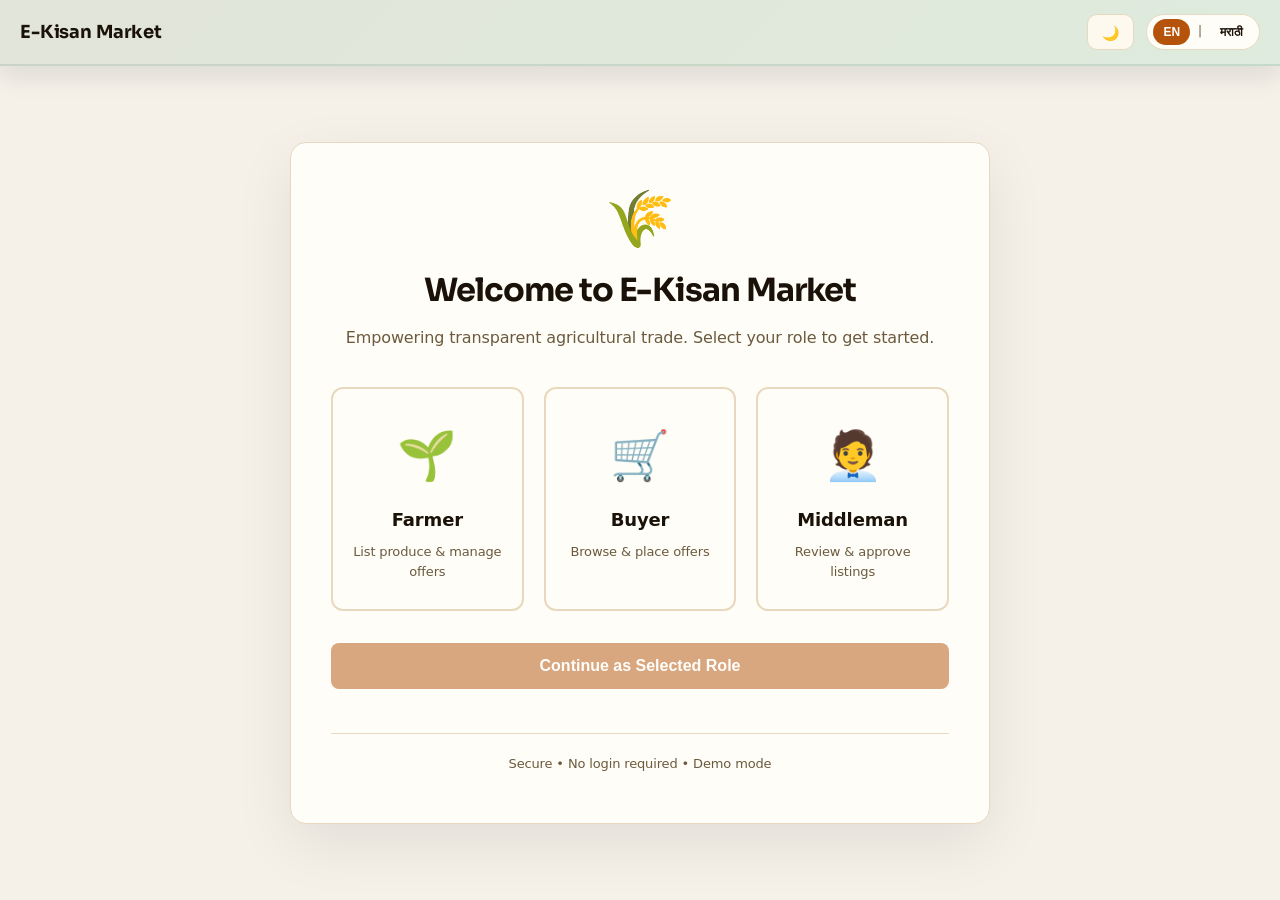
<file: index.html>
<!DOCTYPE html>
<html lang="en" data-theme="light">

<head>
  <meta charset="UTF-8" />
  <meta name="viewport" content="width=device-width, initial-scale=1.0" />
  <title data-i18n="E-Kisan Market - Agricultural Marketplace">E-Kisan Market - Agricultural Marketplace</title>
  <link rel="stylesheet" href="styles/main.css" />
  <style>
    .login-page {
      min-height: 100vh;
      display: flex;
      flex-direction: column;
      background: var(--bg);
    }

    .login-page .topbar {
      background: linear-gradient(135deg, rgba(59, 122, 87, 0.1) 0%, rgba(16, 185, 129, 0.1) 100%);
      border-bottom: 2px solid rgba(59, 122, 87, 0.15);
    }

    .login-content {
      flex: 1;
      display: flex;
      align-items: center;
      justify-content: center;
      padding: 20px;
      animation: fadeInLogin 0.5s ease-out;
    }

    @keyframes fadeInLogin {
      from {
        opacity: 0;
        transform: translateY(10px);
      }

      to {
        opacity: 1;
        transform: translateY(0);
      }
    }

    .login-card {
      background: var(--surface);
      border: 1px solid var(--border);
      border-radius: 16px;
      padding: 48px 40px;
      max-width: 700px;
      width: 100%;
      box-shadow: 0 20px 60px rgba(0, 0, 0, 0.08);
      text-align: center;
    }

    .login-card h1 {
      font-size: 32px;
      margin: 24px 0 12px;
      color: var(--text);
      font-weight: 700;
    }

    .login-card .subtitle {
      font-size: 16px;
      color: var(--muted);
      margin-bottom: 36px;
      line-height: 1.6;
    }

    .role-grid {
      display: grid;
      grid-template-columns: repeat(auto-fit, minmax(180px, 1fr));
      gap: 20px;
      margin-bottom: 32px;
    }

    .role-card {
      background: var(--surface);
      border: 2px solid var(--border);
      border-radius: 12px;
      padding: 28px 20px;
      cursor: pointer;
      transition: all 0.3s ease;
      text-align: center;
    }

    .role-card:hover {
      border-color: var(--primary);
      box-shadow: 0 8px 24px rgba(59, 122, 87, 0.15);
      transform: translateY(-4px);
    }

    .role-card.selected {
      border-color: var(--primary);
      background: rgba(59, 122, 87, 0.05);
      box-shadow: 0 0 0 3px rgba(59, 122, 87, 0.1);
    }

    .role-icon {
      font-size: 48px;
      margin-bottom: 12px;
      display: block;
    }

    .login-emoji {
      font-size: 56px;
      line-height: 1;
      margin-bottom: 8px;
    }

    .role-name {
      font-size: 18px;
      font-weight: 700;
      color: var(--text);
      margin-bottom: 8px;
    }

    .role-desc {
      font-size: 13px;
      color: var(--muted);
      line-height: 1.5;
    }

    .action-buttons {
      display: flex;
      gap: 12px;
      justify-content: center;
      flex-wrap: wrap;
    }

    .btn-continue {
      padding: 14px 32px;
      border: none;
      border-radius: 8px;
      background: var(--primary);
      color: white;
      font-weight: 700;
      font-size: 16px;
      cursor: pointer;
      transition: all 0.3s ease;
      flex: 1;
      min-width: 200px;
    }

    .btn-continue:hover:not(:disabled) {
      background: var(--primary-dark);
      transform: translateY(-2px);
      box-shadow: 0 8px 20px rgba(59, 122, 87, 0.3);
    }

    .btn-continue:active:not(:disabled) {
      transform: translateY(0);
      box-shadow: 0 4px 12px rgba(59, 122, 87, 0.2);
    }

    .btn-continue:disabled {
      opacity: 0.5;
      cursor: not-allowed;
    }

    .login-footer {
      color: var(--muted);
      font-size: 13px;
      margin-top: 24px;
      padding-top: 20px;
      border-top: 1px solid var(--border);
    }

    .role-selection-error {
      min-height: 20px;
      color: var(--danger);
    }

    @media (max-width: 768px) {
      .login-card {
        padding: 36px 24px;
      }

      .login-card h1 {
        font-size: 26px;
      }

      .role-grid {
        grid-template-columns: 1fr;
        gap: 16px;
      }

      .btn-continue {
        min-width: auto;
      }
    }

    @media (max-width: 480px) {
      .login-card {
        padding: 28px 20px;
      }

      .login-card h1 {
        font-size: 22px;
        margin: 16px 0 8px;
      }

      .role-icon {
        font-size: 40px;
      }

      .role-name {
        font-size: 16px;
      }
    }
  </style>
</head>

<body class="login-page">
  <header class="topbar">
    <div class="brand" data-i18n="E-Kisan Market">🌾 E-Kisan Market</div>
    <div class="topbar-right">
      <button id="themeToggleBtn" class="btn" type="button">🌙 Dark</button>
      <div class="lang-toggle" data-lang-toggle role="group" aria-label="Language toggle"
        data-i18n-aria="Language toggle">
        <button class="lang-btn active" data-lang="en" type="button" data-i18n="EN">EN</button>
        <span class="lang-sep">|</span>
        <button class="lang-btn" data-lang="mr" type="button" data-i18n="मराठी">मराठी</button>
      </div>
    </div>
  </header>

  <main class="login-content">
    <div class="login-card">
      <div class="login-emoji" aria-hidden="true">🌾</div>
      <h1 data-i18n="Welcome to E-Kisan Market">Welcome to E-Kisan Market</h1>
      <p class="subtitle" data-i18n="Empowering transparent agricultural trade. Select your role to get started.">
        Empowering transparent agricultural trade. Select your role to get started.</p>

      <div class="role-grid" id="roleGrid">
        <div class="role-card" role="button" tabindex="0" data-role="farmer">
          <span class="role-icon">🌱</span>
          <div class="role-name" data-i18n="Farmer">Farmer</div>
          <div class="role-desc" data-i18n="List produce & manage offers">List produce & manage offers</div>
        </div>
        <div class="role-card" role="button" tabindex="0" data-role="buyer">
          <span class="role-icon">🛒</span>
          <div class="role-name" data-i18n="Buyer">Buyer</div>
          <div class="role-desc" data-i18n="Browse & place offers">Browse & place offers</div>
        </div>
        <div class="role-card" role="button" tabindex="0" data-role="middleman">
          <span class="role-icon">🧑‍💼</span>
          <div class="role-name" data-i18n="Middleman">Middleman</div>
          <div class="role-desc" data-i18n="Review & approve listings">Review & approve listings</div>
        </div>
      </div>

      <div class="action-buttons">
        <button class="btn-continue" id="continueBtn" disabled data-i18n="Continue as Selected Role">Continue as
          Selected Role</button>
      </div>
      <div id="roleSelectionError" class="muted role-selection-error" aria-live="polite"></div>

      <div class="login-footer">
        <span data-i18n="Secure • No login required • Demo mode">Secure • No login required • Demo mode</span>
      </div>
    </div>
  </main>
  <script src="scripts/i18n.js"></script>
  <script src="scripts/dataManager.js"></script>
  <script src="scripts/theme.js"></script>
  <script>
    let selectedRole = null;

    document.addEventListener('DOMContentLoaded', () => {
      initThemeToggle();
      const roleCards = document.querySelectorAll('.role-card');
      const roleGrid = document.getElementById('roleGrid');
      const continueBtn = document.getElementById('continueBtn');
      if (roleGrid) {
        roleGrid.addEventListener('click', (e) => {
          const card = e.target.closest('.role-card');
          if (!card) return;
          const role = card.getAttribute('data-role');
          if (role) selectRole(role, card);
        });
      }
      if (continueBtn) {
        continueBtn.addEventListener('click', () => {
          proceedWithRole();
        });
      }
      roleCards.forEach(card => {
        card.addEventListener('keydown', (e) => {
          if (e.key === 'Enter') {
            const role = card.getAttribute('data-role');
            selectRole(role, card);
          }
        });
      });
    });

    function selectRole(role, element) {
      selectedRole = role;
      const allCards = document.querySelectorAll('.role-card');
      allCards.forEach(card => card.classList.remove('selected'));
      element.classList.add('selected');
      document.getElementById('continueBtn').disabled = false;
      const errorEl = document.getElementById('roleSelectionError');
      if (errorEl) errorEl.textContent = '';
    }

    function proceedWithRole() {
      if (!selectedRole) {
        const errorEl = document.getElementById('roleSelectionError');
        if (errorEl) {
          errorEl.textContent = t('Please select a role');
          errorEl.setAttribute('data-i18n', 'Please select a role');
        }
        return;
      }

      ensureRole(selectedRole);

      const roles = {
        'farmer': 'farmer-dashboard.html',
        'buyer': 'buyer-dashboard.html',
        'middleman': 'middleman-dashboard.html'
      };

      location.href = roles[selectedRole];
    }
  </script>
</body>

</html>
</file>
<file: styles/main.css>
@import url('https://fonts.googleapis.com/css2?family=JetBrains+Mono:wght@500;600&family=Noto+Sans+Devanagari:wght@400;500;600;700&family=Plus+Jakarta+Sans:wght@400;500;600;700;800&family=Sora:wght@500;600;700&display=swap');

:root {
  --font-display: 'Sora', sans-serif;
  --font-ui: 'Plus Jakarta Sans', sans-serif;
  --font-data: 'JetBrains Mono', monospace;
  --font-mr: 'Noto Sans Devanagari', sans-serif;
  /* === Saffron Fields Light Theme === */
  --bg: #f5f0e8;
  --surface: #fffdf7;
  --surface-strong: #fef9ef;
  --text: #1a1208;
  --muted: #6b5a3e;
  --text-muted: #6b5a3e;
  --border: #e8d9be;
  --primary: #b45309;
  --primary-dark: #92400e;
  --primary-light: #fde68a;
  --accent: #059669;
  --accent-light: #d1fae5;
  --danger: #dc2626;
  --success: #16a34a;
  --pending: #d97706;
  --info: #2563eb;
  --highlight: #7c3aed;
  --radius: 16px;
  --control-height: 44px;
  --control-gap: 12px;
  --shadow: 0 14px 32px rgba(92, 51, 13, 0.12);
  --hover: rgba(180, 83, 9, 0.08);
  --focus-ring: 0 0 0 3px rgba(180, 83, 9, 0.28);
  /* chart accent colors */
  --chart-1: #b45309;
  --chart-2: #059669;
  --chart-3: #7c3aed;
  --chart-4: #dc2626;
  --chart-5: #0284c7;
}

[data-theme="dark"] {
  /* === Indigo Night Dark Theme === */
  --bg: #090a12;
  --surface: rgba(19, 21, 38, 0.85);
  --surface-strong: rgba(26, 29, 53, 0.9);
  --text: #f0eefc;
  --muted: #9b93c4;
  --text-muted: #9b93c4;
  --border: rgba(42, 45, 82, 0.6);
  --primary: #f59e0b;
  --primary-dark: #d97706;
  --primary-light: #78350f;
  --accent: #10b981;
  --accent-light: #064e3b;
  --danger: #f87171;
  --success: #34d399;
  --pending: #fbbf24;
  --info: #818cf8;
  --highlight: #a78bfa;
  --hover: rgba(245, 158, 11, 0.12);
  --shadow: 0 20px 44px rgba(0, 0, 0, 0.6);
  --focus-ring: 0 0 0 3px rgba(245, 158, 11, 0.3);
  /* glassmorphism */
  --glass-bg: rgba(19, 21, 38, 0.7);
  --glass-border: rgba(255, 255, 255, 0.08);
  --glass-shadow: 0 8px 32px 0 rgba(0, 0, 0, 0.37);
  /* chart accent colors */
  --chart-1: #f59e0b;
  --chart-2: #10b981;
  --chart-3: #a78bfa;
  --chart-4: #f87171;
  --chart-5: #38bdf8;
}

.glass {
  background: var(--glass-bg);
  backdrop-filter: blur(12px);
  -webkit-backdrop-filter: blur(12px);
  border: 1px solid var(--glass-border);
  box-shadow: var(--glass-shadow);
}

* {
  box-sizing: border-box;
}

html {
  scroll-behavior: smooth;
}

body {
  margin: 0;
  font-family: var(--font-ui);
  background: var(--bg);
  color: var(--text);
  transition: background-color 0.3s, color 0.3s;
  font-size: clamp(14px, 1.1vw, 16px);
  width: 100%;
  overflow-x: hidden;
  background-image:
    radial-gradient(circle at 0% 0%, rgba(180, 83, 9, 0.06), transparent 38%),
    radial-gradient(circle at 100% 0%, rgba(5, 150, 105, 0.07), transparent 42%),
    radial-gradient(circle at 50% 100%, rgba(124, 58, 237, 0.04), transparent 50%);
}

[data-theme="dark"] body {
  background-image:
    radial-gradient(circle at 0% 0%, rgba(245, 158, 11, 0.08), transparent 40%),
    radial-gradient(circle at 100% 0%, rgba(167, 139, 250, 0.07), transparent 42%),
    radial-gradient(circle at 50% 100%, rgba(16, 185, 129, 0.05), transparent 56%);
}

h1,
h2,
h3,
.brand {
  font-family: var(--font-display);
}

.topbar-nav a,
.btn,
.btn-primary,
.btn-secondary,
.btn-danger,
input,
select,
textarea {
  font-family: var(--font-ui);
}

.stat-value,
.qa-time,
.qa-detail,
.txn-id,
.replay-id,
code,
pre,
kbd,
samp {
  font-family: var(--font-data);
  font-variant-numeric: tabular-nums;
}

html[data-lang="mr"] body,
html[data-lang="mr"] button,
html[data-lang="mr"] input,
html[data-lang="mr"] select,
html[data-lang="mr"] textarea,
html[data-lang="mr"] .muted,
html[data-lang="mr"] .card {
  font-family: var(--font-mr);
}

html[data-lang="mr"] h1,
html[data-lang="mr"] h2,
html[data-lang="mr"] h3,
html[data-lang="mr"] .brand {
  font-family: var(--font-mr);
}

.skip-link {
  position: absolute;
  left: -999px;
  top: 12px;
  z-index: 2000;
  padding: 8px 12px;
  border-radius: 8px;
  border: 1px solid var(--border);
  background: var(--surface);
  color: var(--text);
  font-weight: 600;
}

.skip-link:focus {
  left: 12px;
}

.dashboard-shell {
  display: flex;
  flex-direction: column;
}

.dashboard-layout {
  flex: 1 1 auto;
  min-height: 0;
}

.dashboard-content {
  min-height: 100%;
  display: flex;
  flex-direction: column;
  margin-top: 20px;
  padding-bottom: 50px;
}

.dashboard-content>section {
  scroll-margin-top: 24px;
  content-visibility: auto;
  contain-intrinsic-size: 800px;
}

.section-reveal {
  animation: sectionFadeUp 0.5s ease-out both;
}

@keyframes sectionFadeUp {
  from {
    opacity: 0;
    transform: translateY(8px);
  }

  to {
    opacity: 1;
    transform: translateY(0);
  }
}

.back-to-top {
  position: fixed;
  right: 18px;
  bottom: 18px;
  z-index: 999;
  border: 1px solid var(--border);
  background: var(--surface);
  color: var(--text);
  padding: 8px 12px;
  border-radius: 999px;
  cursor: pointer;
  opacity: 0;
  transform: translateY(8px);
  transition: opacity 0.2s ease, transform 0.2s ease, border-color 0.2s ease;
}

.back-to-top.show {
  opacity: 1;
  transform: translateY(0);
}

.back-to-top:hover {
  border-color: var(--primary);
  color: var(--primary);
}

a {
  color: var(--primary);
  text-decoration: none;
}

a:hover {
  text-decoration: underline;
}

a:focus-visible,
button:focus-visible,
input:focus-visible,
select:focus-visible,
textarea:focus-visible {
  outline: none;
  box-shadow: var(--focus-ring);
  border-color: var(--primary);
}

/* Skeleton Loading Screen Styles */
.skeleton {
  background: var(--border);
  background: linear-gradient(90deg,
      var(--border) 25%,
      var(--surface-strong) 50%,
      var(--border) 75%);
  background-size: 200% 100%;
  animation: skeleton-loading 1.5s infinite ease-in-out;
  border-radius: 4px;
}

@keyframes skeleton-loading {
  0% {
    background-position: 200% 0;
  }

  100% {
    background-position: -200% 0;
  }
}

.skeleton-text {
  height: 14px;
  margin-bottom: 8px;
  width: 100%;
}

.skeleton-title {
  height: 24px;
  margin-bottom: 12px;
  width: 60%;
}

.skeleton-card {
  height: 200px;
  border-radius: var(--radius);
}

.page {
  min-height: 100vh;
  background: var(--bg);
}

.hero {
  text-align: center;
  padding: 40px 10px 20px;
}

.hero h1 {
  margin: 0 0 8px;
  font-size: 32px;
}

.hero p {
  margin: 0;
  color: var(--muted);
}

.grid {
  display: grid;
  gap: 12px;
}

.grid.cols-3 {
  grid-template-columns: repeat(auto-fit, minmax(200px, 1fr));
}

.grid.cols-2 {
  grid-template-columns: repeat(auto-fit, minmax(240px, 1fr));
}

.container {
  max-width: 1200px;
  margin: 0 auto;
  padding: 20px;
}

.container>.card,
.container>section.card {
  margin-bottom: 22px;
}

.container>.card:last-child,
.container>section.card:last-child {
  margin-bottom: 0;
}

.topbar {
  position: relative;
  z-index: 100;
  display: flex;
  align-items: center;
  justify-content: flex-start;
  padding: 14px 20px;
  background: var(--surface);
  border-bottom: 1px solid var(--border);
  box-shadow: 0 10px 26px rgba(12, 25, 38, 0.1);
  width: 100%;
  gap: 16px;
  flex-wrap: nowrap;
}

.brand {
  font-weight: 700;
  font-size: 18px;
  white-space: nowrap;
  display: flex;
  align-items: center;
  gap: 12px;
}

.topbar-right {
  display: flex;
  gap: 12px;
  align-items: center;
  flex-wrap: wrap;
  justify-content: flex-end;
  margin-left: auto;
}

.topbar-nav {
  display: flex;
  align-items: center;
  gap: 16px;
  margin-left: 16px;
  flex: 1 1 auto;
  min-width: 0;
  overflow-x: auto;
  scrollbar-width: none;
  white-space: nowrap;
}

.topbar-nav::-webkit-scrollbar {
  display: none;
}

.topbar .btn {
  background: var(--surface-strong);
}

[data-theme="dark"] .topbar .btn {
  background: #1a1c34;
  border-color: #35385e;
  color: #f0eefc;
  box-shadow: 0 6px 16px rgba(0, 0, 0, 0.4);
}

[data-theme="dark"] .topbar .btn:hover {
  background: #222545;
  border-color: #4a4d7a;
}

.topbar-nav a.active {
  background: var(--hover);
  border-radius: 8px;
}

.topbar-toggle-input {
  position: absolute;
  opacity: 0;
  pointer-events: none;
}

.topbar-toggle {
  display: none;
  align-items: center;
  justify-content: center;
  padding: 8px 12px;
  border-radius: 10px;
  border: 1px solid var(--border);
  background: var(--surface);
  color: var(--text);
  font-weight: 600;
  cursor: pointer;
  user-select: none;
}

@media (max-width: 900px) {
  .topbar {
    padding: 14px 16px;
    flex-wrap: wrap;
  }

  .topbar-toggle {
    display: inline-flex;
  }

  .topbar-nav {
    width: 100%;
    order: 4;
    display: none;
    flex-wrap: nowrap;
    gap: 12px;
    padding-top: 8px;
    overflow-x: auto;
  }

  .topbar-toggle-input:checked+.topbar-toggle+.topbar-nav {
    display: flex;
  }

  .topbar-right {
    width: 100%;
    order: 3;
    justify-content: space-between;
  }
}

/* Topbar notifications (Farmer) */
.notif-wrapper {
  position: relative;
  display: inline-flex;
  align-items: center;
}

.notif-bell-btn {
  position: relative;
  padding: 8px 12px;
  line-height: 1;
}

.notif-badge {
  position: absolute;
  top: -6px;
  right: -6px;
  background: var(--danger);
  color: #fff;
  border-radius: 999px;
  padding: 2px 6px;
  font-size: 11px;
  font-weight: 800;
  min-width: 20px;
  text-align: center;
  border: 2px solid var(--surface);
}

.notif-panel {
  position: absolute;
  right: 0;
  top: calc(100% + 10px);
  width: min(360px, calc(100vw - 30px));
  max-height: 420px;
  overflow: auto;
  background: var(--surface);
  border: 1px solid var(--border);
  border-radius: 12px;
  box-shadow: var(--shadow);
  z-index: 1000;
  padding: 12px;
}

.notif-panel-header {
  display: flex;
  align-items: center;
  justify-content: space-between;
  gap: 10px;
  margin-bottom: 10px;
}

.notif-panel-list {
  display: flex;
  flex-direction: column;
  gap: 8px;
}

.notif-panel-item {
  padding: 10px;
  border: 1px solid var(--border);
  border-radius: 10px;
  background: rgba(0, 0, 0, 0.02);
  cursor: pointer;
  transition: transform 0.15s, background 0.15s, box-shadow 0.15s;
}

[data-theme="dark"] .notif-panel-item {
  background: rgba(255, 255, 255, 0.04);
}

.notif-panel-item:hover {
  background: var(--hover);
  transform: translateY(-1px);
}

.notif-panel-item-title {
  font-weight: 800;
  font-size: 13px;
  margin-bottom: 4px;
}

.notif-panel-item-body {
  font-size: 12px;
  color: var(--text);
}

.notif-panel-item-meta {
  margin-top: 6px;
  font-size: 11px;
  color: var(--muted);
  display: flex;
  justify-content: space-between;
  gap: 8px;
}

.notif-panel-footer {
  margin-top: 10px;
  display: flex;
  justify-content: flex-end;
}

.topbar-link {
  font-weight: 600;
  font-size: 13px;
  white-space: nowrap;
  padding: 8px 12px;
  border-radius: 999px;
  border: 1px solid transparent;
  transition: background 0.2s, border-color 0.2s, color 0.2s;
}

.topbar-link:hover {
  background: var(--hover);
  border-color: color-mix(in srgb, var(--primary) 36%, transparent);
  text-decoration: none;
}

.role-pill {
  padding: 6px 12px;
  background: rgba(59, 122, 87, 0.15);
  border-radius: 999px;
  font-weight: 700;
  font-size: 12px;
  white-space: nowrap;
}

.connection-chip {
  border: 1px solid var(--border);
  background: rgba(0, 0, 0, 0.04);
  color: var(--text);
  border-radius: 999px;
  padding: 6px 10px;
  font-size: 12px;
  font-weight: 700;
  cursor: pointer;
  min-width: 92px;
  text-align: center;
}

.connection-chip.is-connected {
  border-color: rgba(16, 185, 129, 0.45);
  background: rgba(16, 185, 129, 0.14);
  color: var(--success);
}

.connection-chip.is-reconnecting {
  border-color: rgba(245, 158, 11, 0.45);
  background: rgba(245, 158, 11, 0.14);
  color: var(--pending);
}

.connection-chip.is-fallback,
.connection-chip.is-unsupported {
  border-color: rgba(59, 130, 246, 0.45);
  background: rgba(59, 130, 246, 0.12);
  color: var(--info);
}

h2 {
  margin: 0 0 16px;
  font-size: 20px;
}

.card {
  background: var(--surface);
  border: 1px solid var(--border);
  border-radius: var(--radius);
  padding: 24px;
  transition: all 0.3s cubic-bezier(0.4, 0, 0.2, 1);
  max-width: 100%;
  position: relative;
  overflow: hidden;
}

.card:hover {
  box-shadow: var(--shadow);
  border-color: color-mix(in srgb, var(--primary) 40%, var(--border));
  transform: translateY(-4px);
}

.btn {
  padding: 8px 14px;
  border-radius: 10px;
  border: 1px solid var(--border);
  background: var(--surface-strong);
  color: var(--text);
  cursor: pointer;
  font-weight: 700;
  font-size: 14px;
  transition: all 0.2s;
}

.btn:hover {
  background: color-mix(in srgb, var(--surface-strong) 35%, var(--primary) 8%);
  border-color: color-mix(in srgb, var(--primary) 28%, var(--border));
}

.btn-primary {
  padding: 10px 16px;
  border: none;
  border-radius: 10px;
  background: linear-gradient(135deg, var(--primary), var(--primary-dark));
  color: #fff;
  cursor: pointer;
  font-weight: 700;
  transition: all 0.2s;
}

.btn-primary:hover {
  background: var(--primary-dark);
  transform: translateY(-2px);
  box-shadow: 0 8px 20px rgba(180, 83, 9, 0.32);
}

.btn-primary:active {
  transform: translateY(0);
  box-shadow: 0 2px 8px rgba(180, 83, 9, 0.2);
}

.btn-secondary {
  padding: 10px 16px;
  border: 1px solid var(--border);
  border-radius: 10px;
  background: var(--surface-strong);
  color: var(--text);
  cursor: pointer;
  font-weight: 700;
  transition: all 0.2s;
}

.btn-secondary:hover {
  background: color-mix(in srgb, var(--surface-strong) 34%, var(--primary) 8%);
  border-color: color-mix(in srgb, var(--primary) 30%, var(--border));
}

.btn-danger {
  padding: 10px 16px;
  border: none;
  border-radius: 10px;
  background: linear-gradient(135deg, var(--danger), color-mix(in srgb, var(--danger) 76%, #811d33));
  color: #fff;
  cursor: pointer;
  font-weight: 700;
  transition: all 0.2s;
}

.btn-danger:hover {
  background: #b91c1c;
  transform: translateY(-2px);
}

.form-grid {
  display: grid;
  grid-template-columns: repeat(auto-fit, minmax(160px, 1fr));
  gap: 14px;
  margin-bottom: 16px;
  align-items: end;
}

label {
  display: flex;
  flex-direction: column;
  gap: 6px;
  font-weight: 600;
  color: var(--text);
  font-size: 14px;
}

input,
select,
textarea {
  padding: 11px;
  border: 1px solid var(--border);
  border-radius: 8px;
  background: var(--surface);
  color: var(--text);
  font-family: inherit;
  font-size: 14px;
  transition: border-color 0.2s;
  width: 100%;
}

input:focus,
select:focus,
textarea:focus {
  outline: none;
  border-color: var(--primary);
  box-shadow: 0 0 0 3px rgba(59, 122, 87, 0.1);
}

textarea {
  resize: vertical;
  min-height: 80px;
}

.listing-grid {
  display: grid;
  grid-template-columns: repeat(auto-fill, minmax(280px, 1fr));
  gap: 16px;
  align-items: stretch;
}

.purchase-grid {
  display: grid;
  grid-template-columns: repeat(3, minmax(280px, 1fr));
  gap: 20px;
  align-items: stretch;
}

.purchase-grid .listing-card {
  height: 100%;
  max-width: 100%;
}

.listing-card {
  padding: 16px;
  background: var(--surface);
  transition: all 0.3s;
  cursor: default;
}

/* Glass Cards */
.card,
.stat-card,
.price-card,
.listing-card,
.order-card,
.insight-card {
  background: var(--glass-bg);
  backdrop-filter: blur(12px);
  -webkit-backdrop-filter: blur(12px);
  border: 1px solid var(--glass-border);
  box-shadow: var(--glass-shadow);
  border-radius: 16px;
  overflow: hidden;
  transition: transform 0.3s cubic-bezier(0.34, 1.56, 0.64, 1), box-shadow 0.3s ease;
}

.card:hover,
.stat-card:hover,
.listing-card:hover {
  transform: translateY(-6px);
  box-shadow: 0 20px 40px rgba(0, 0, 0, 0.12);
  border-color: var(--primary);
}

/* Typography & Layout */
body {
  font-family: 'Inter', system-ui, -apple-system, sans-serif;
  -webkit-font-smoothing: antialiased;
}

h1,
h2,
h3,
h4 {
  font-weight: 800;
  letter-spacing: -0.02em;
}

.section-header {
  margin-bottom: 2rem;
  display: flex;
  align-items: center;
  gap: 1rem;
}

.section-header h2 {
  font-size: 1.75rem;
  background: linear-gradient(135deg, var(--primary), var(--accent));
  background-clip: text;
  -webkit-background-clip: text;
  -webkit-text-fill-color: transparent;
}

/* Animations Skeleton */
[data-animate-on-load] {
  opacity: 0;
}

.reveal {
  animation: revealUp 0.8s cubic-bezier(0.16, 1, 0.3, 1) forwards;
}

@keyframes revealUp {
  from {
    opacity: 0;
    transform: translateY(30px);
  }

  to {
    opacity: 1;
    transform: translateY(0);
  }
}

.listing-top {
  display: flex;
  justify-content: space-between;
  align-items: flex-start;
  gap: 12px;
  margin-bottom: 12px;
}

.listing-top>div:first-child>strong {
  font-size: 15px;
}

.listing-top>div:first-child>.muted {
  font-size: 13px;
  margin-top: 4px;
}

.listing-body {
  color: var(--muted);
  display: grid;
  grid-template-columns: repeat(auto-fit, minmax(130px, 1fr));
  gap: 6px;
  font-size: 13px;
  margin-bottom: 12px;
}

.listing-body>div {
  line-height: 1.5;
}

.offer-row {
  display: flex;
  gap: 8px;
  margin-top: 12px;
  flex-wrap: wrap;
}

.offer-row input {
  flex: 1;
  min-width: 100px;
}

.offer-row button {
  flex-shrink: 0;
}

.listing-intel-box {
  margin-top: 8px;
  font-size: 12px;
  color: var(--muted);
  border: 1px solid var(--border);
  border-radius: 8px;
  padding: 8px;
  background: rgba(0, 0, 0, 0.02);
}

.listing-intel-row {
  display: flex;
  justify-content: space-between;
  gap: 8px;
  flex-wrap: wrap;
}

.deal-quality-pill {
  display: inline-flex;
  align-items: center;
  gap: 6px;
  border-radius: 999px;
  padding: 3px 9px;
  font-size: 11px;
  font-weight: 700;
  border: 1px solid transparent;
}

.deal-quality-pill.is-good {
  background: rgba(16, 185, 129, 0.14);
  border-color: rgba(16, 185, 129, 0.45);
  color: var(--success);
}

.deal-quality-pill.is-warning {
  background: rgba(245, 158, 11, 0.15);
  border-color: rgba(245, 158, 11, 0.42);
  color: var(--pending);
}

.deal-quality-pill.is-risk {
  background: rgba(228, 88, 88, 0.14);
  border-color: rgba(228, 88, 88, 0.42);
  color: var(--danger);
}

.image-upload {
  margin-top: 12px;
  padding: 12px;
  border: 1px dashed var(--border);
  border-radius: 10px;
  background: rgba(0, 0, 0, 0.02);
}

.image-upload-actions {
  display: flex;
  gap: 8px;
  flex-wrap: wrap;
  align-items: center;
}

.image-preview {
  margin-top: 10px;
}

.image-preview img {
  width: 100%;
  max-width: 320px;
  height: 180px;
  object-fit: cover;
  border-radius: 8px;
  border: 1px solid var(--border);
  display: block;
}

.listing-media-row {
  display: grid;
  grid-template-columns: 140px 1fr;
  gap: 12px;
  align-items: start;
  margin-bottom: 12px;
}

.listing-media-row.no-image {
  grid-template-columns: 1fr;
}

.listing-media img {
  width: 140px;
  height: 140px;
  object-fit: cover;
  border-radius: 8px;
  border: 1px solid var(--border);
  display: block;
}

.listing-thumb {
  width: 64px;
  height: 64px;
  object-fit: cover;
  border-radius: 6px;
  border: 1px solid var(--border);
  display: block;
}

.notification-card {
  border-left: 4px solid var(--primary);
  padding-left: 12px;
  margin-bottom: 12px;
  transition: opacity 0.2s ease, border-color 0.2s ease, filter 0.2s ease;
  animation: slideInNotification 0.3s ease-out;
}

.notification-card.unread {
  border-left-color: var(--pending);
  opacity: 1;
}

.notification-card.is-read {
  border-left-color: color-mix(in srgb, var(--border) 70%, var(--primary));
  opacity: 0.72;
  filter: saturate(0.86);
}

.notification-card.is-read:hover {
  opacity: 0.85;
}

.btn-link {
  background: none;
  border: 0;
  color: var(--primary);
  cursor: pointer;
  padding: 0;
  font: inherit;
  text-decoration: underline;
}

@keyframes slideInNotification {
  from {
    opacity: 0;
    transform: translateX(-20px);
  }

  to {
    opacity: 1;
    transform: translateX(0);
  }
}

.table-wrapper {
  overflow-x: auto;
  border: 1px solid var(--border);
  border-radius: 8px;
  -webkit-overflow-scrolling: touch;
  margin-bottom: 20px;
  position: relative;
  background: var(--surface);
}

.data-table {
  width: 100%;
  min-width: 800px;
  border-collapse: separate;
  border-spacing: 0;
  font-size: 13px;
}

.data-table th,
.data-table td {
  padding: 12px 14px;
  border-bottom: 1px solid var(--border);
  text-align: left;
  white-space: nowrap;
}

.data-table th {
  background: color-mix(in srgb, var(--primary) 8%, var(--surface-strong));
  font-weight: 700;
  color: var(--text);
  position: sticky;
  top: 0;
  z-index: 5;
}

.data-table tbody tr:hover {
  background: var(--hover);
}

.data-table tbody tr:nth-child(even) {
  background: rgba(255, 255, 255, 0.02);
}

.data-table thead th {
  position: relative;
}

.badge {
  padding: 6px 10px;
  border-radius: 14px;
  transition: all 0.3s;
}

.status-pending {
  background: var(--pending);
  color: #000;
}

.status-approved {
  background: var(--success);
}

.status-rejected {
  background: var(--danger);
}

.status-purchaserequested {
  background: var(--info);
}

.status-sold {
  background: #4CAF50;
  color: white;
}

/* Status Progress Flow */
.status-stepper {
  display: flex;
  align-items: center;
  gap: 8px;
  margin: 16px 0;
  font-size: 13px;
}

.stepper-step {
  display: flex;
  flex-direction: column;
  align-items: center;
  gap: 4px;
  flex: 1;
  text-align: center;
  position: relative;
}

.stepper-step:not(:last-child)::after {
  content: '';
  position: absolute;
  top: 15px;
  left: 50%;
  width: 100%;
  height: 2px;
  background: var(--border);
  z-index: -1;
}

.stepper-step.completed::after {
  background: var(--success);
}

.stepper-icon {
  width: 28px;
  height: 28px;
  border-radius: 50%;
  background: var(--border);
  color: var(--text);
  display: flex;
  align-items: center;
  justify-content: center;
  font-weight: 700;
  font-size: 12px;
  transition: all 0.3s;
}

.stepper-step.completed .stepper-icon {
  background: var(--success);
  color: white;
}

.stepper-step.active .stepper-icon {
  background: var(--primary);
  color: white;
  box-shadow: 0 0 0 3px rgba(59, 122, 87, 0.2);
}

.stepper-label {
  font-weight: 600;
  color: var(--text);
}

.stepper-step.completed .stepper-label {
  color: var(--success);
}

.stepper-step.active .stepper-label {
  color: var(--primary);
}

/* Agri News Ticker */
.ticker-wrapper {
  background: linear-gradient(135deg, rgba(59, 122, 87, 0.1) 0%, rgba(16, 185, 129, 0.1) 100%);
  border-bottom: 2px solid var(--primary);
  padding: 8px 0;
  overflow: hidden;
  position: relative;
  z-index: 1;
  display: flex;
  justify-content: center;
}

.ticker-content {
  display: flex;
  gap: 32px;
  white-space: nowrap;
  animation: scroll-ticker 30s linear infinite;
  padding: 0 20px;
  max-width: 1400px;
}

.ticker-item {
  flex-shrink: 0;
  font-size: 13px;
  font-weight: 500;
  color: var(--text);
  display: flex;
  align-items: center;
  gap: 6px;
}

.ticker-dot {
  display: inline-block;
  width: 4px;
  height: 4px;
  background: var(--primary);
  border-radius: 50%;
}

@keyframes scroll-ticker {
  0% {
    transform: translateX(100%);
  }

  100% {
    transform: translateX(-100%);
  }
}

/* Skeleton Screen */
.skeleton-table,
.skeleton-grid,
.skeleton-list {
  width: 100%;
  pointer-events: none;
}

.skeleton-row,
.skeleton-card,
.skeleton-item {
  background: linear-gradient(90deg, var(--border) 25%, var(--surface-light) 50%, var(--border) 75%);
  background-size: 200% 100%;
  animation: skeletonPulse 1.5s infinite linear;
  border-radius: 8px;
  margin-bottom: 12px;
}

.skeleton-row {
  height: 40px;
}

.skeleton-row.header {
  height: 48px;
  background: var(--primary-light);
  opacity: 0.2;
}

.skeleton-card {
  height: 200px;
  border-radius: 16px;
}

.skeleton-item {
  height: 60px;
}

.skeleton-grid {
  display: grid;
  grid-template-columns: repeat(auto-fit, minmax(280px, 1fr));
  gap: 20px;
}

@keyframes skeletonPulse {
  0% {
    background-position: 200% 0;
  }

  100% {
    background-position: -200% 0;
  }
}

.is-loading-skeleton {
  min-height: 200px;
}

.ticker-content:hover {
  animation-play-state: paused;
}

@media (max-width: 480px) {
  .app-footer {
    font-size: 11px;
  }
}

body[data-density="compact"] .dashboard-page,
body[data-density="compact"] .buyer-page,
body[data-density="compact"] .middleman-page {
  --card-pad: 16px;
}

body[data-density="compact"] .dashboard-content {
  gap: 18px;
}

body[data-density="compact"] .data-table th,
body[data-density="compact"] .data-table td {
  padding: 8px;
  font-size: 12px;
}

body[data-density="compact"] .listing-card {
  padding: 12px;
}

body[data-density="compact"] .listing-body {
  font-size: 12px;
}

body[data-density="compact"] .stats-grid {
  gap: 12px;
}

@media (prefers-reduced-motion: reduce) {
  * {
    animation-duration: 0.01ms !important;
    animation-iteration-count: 1 !important;
    transition-duration: 0.01ms !important;
    scroll-behavior: auto !important;
  }
}

/* UI polish additions */
.card::before {
  content: "";
  display: block;
  height: 2px;
  width: 100%;
  margin-bottom: 12px;
  border-radius: 999px;
  background: linear-gradient(90deg,
      rgba(180, 83, 9, 0.7),
      rgba(5, 150, 105, 0.4),
      rgba(124, 58, 237, 0.2),
      transparent);
}

[data-theme="dark"] .card::before {
  background: linear-gradient(90deg,
      rgba(245, 158, 11, 0.8),
      rgba(167, 139, 250, 0.4),
      rgba(16, 185, 129, 0.2),
      transparent);
}

.section-header {
  display: flex;
  align-items: center;
  justify-content: space-between;
  gap: 16px;
}

.section-header h2 {
  font-size: clamp(18px, 2vw, 22px);
  letter-spacing: 0.2px;
}

.section-header p {
  margin-top: 4px;
}

.data-table th.sortable {
  cursor: pointer;
  position: relative;
  padding-right: 22px;
}

.data-table th.sortable::after {
  content: "↕";
  position: absolute;
  right: 8px;
  top: 50%;
  transform: translateY(-50%);
  opacity: 0.5;
  font-size: 12px;
}

.data-table th.sortable[data-sort-dir="asc"]::after {
  content: "↑";
  opacity: 0.9;
}

.data-table th.sortable[data-sort-dir="desc"]::after {
  content: "↓";
  opacity: 0.9;
}

.table-tools {
  display: flex;
  align-items: center;
  gap: 12px;
  padding: 8px 10px;
  border-bottom: 1px solid var(--border);
  background: var(--surface-strong);
}

.table-tools-label {
  font-weight: 700;
  font-size: 12px;
  text-transform: uppercase;
  letter-spacing: 0.8px;
  color: var(--muted);
}

.table-columns-btn {
  padding: 6px 12px;
  font-size: 12px;
}

.table-columns-menu {
  position: absolute;
  margin-top: 36px;
  right: 12px;
  display: none;
  flex-direction: column;
  gap: 6px;
  padding: 10px;
  border-radius: 10px;
  border: 1px solid var(--border);
  background: var(--surface);
  box-shadow: var(--shadow);
  z-index: 10;
  min-width: 180px;
}

.table-columns-menu.open {
  display: flex;
}

.table-column-item {
  display: flex;
  align-items: center;
  gap: 8px;
  font-size: 12px;
}

.table-columns-menu button {
  border: 1px solid var(--border);
  background: var(--surface-strong);
  color: var(--text);
  border-radius: 8px;
  padding: 6px 10px;
  font-size: 12px;
  cursor: pointer;
  text-align: left;
}

.table-wrapper {
  position: relative;
  overflow-x: auto;
  -webkit-overflow-scrolling: touch;
}

.stat-card::after {
  content: "";
  display: block;
  margin-top: 10px;
  height: 3px;
  border-radius: 999px;
  background: linear-gradient(90deg,
      rgba(180, 83, 9, 0.7),
      rgba(5, 150, 105, 0.4),
      rgba(124, 58, 237, 0.15));
}

[data-theme="dark"] .stat-card::after {
  background: linear-gradient(90deg,
      rgba(245, 158, 11, 0.8),
      rgba(16, 185, 129, 0.5),
      rgba(167, 139, 250, 0.2));
}

.empty-state {
  position: relative;
  overflow: hidden;
}

.empty-state::after {
  content: "";
  position: absolute;
  right: -40px;
  bottom: -40px;
  width: 160px;
  height: 160px;
  background: radial-gradient(circle, rgba(180, 83, 9, 0.15), transparent 60%);
  pointer-events: none;
}

/* Glass Cards System */
.card,
.stat-card,
.price-card,
.listing-card,
.order-card,
.insight-card,
.stats-grid>div {
  background: var(--glass-bg);
  backdrop-filter: blur(12px);
  -webkit-backdrop-filter: blur(12px);
  border: 1px solid var(--glass-border);
  box-shadow: var(--glass-shadow);
  border-radius: 16px;
  overflow: hidden;
  transition: transform 0.4s cubic-bezier(0.34, 1.56, 0.64, 1), box-shadow 0.4s ease, border-color 0.3s ease;
  position: relative;
}

.card:hover,
.stat-card:hover,
.listing-card:hover,
.stats-grid>div:hover {
  transform: translateY(-6px) scale(1.02);
  box-shadow: 0 20px 40px rgba(0, 0, 0, 0.12);
  border-color: var(--primary);
  z-index: 10;
}

/* Typography & Layout Enhancement */
body {
  font-family: 'Inter', 'Outfit', system-ui, -apple-system, sans-serif;
  letter-spacing: -0.01em;
  line-height: 1.6;
}

h1,
h2,
h3,
h4 {
  font-weight: 800;
  letter-spacing: -0.03em;
  line-height: 1.2;
}

.section-header h2 {
  font-size: 2rem;
  background: linear-gradient(135deg, var(--primary), var(--accent));
  background-clip: text;
  -webkit-background-clip: text;
  -webkit-text-fill-color: transparent;
  color: var(--primary);
}

.stat-value {
  font-size: 2.25rem;
  font-weight: 900;
  letter-spacing: -0.04em;
  background: linear-gradient(135deg, var(--primary), var(--primary-light));
  background-clip: text;
  -webkit-background-clip: text;
  -webkit-text-fill-color: transparent;
  color: var(--primary);
}

/* Empty States */
.empty-state {
  text-align: center;
  padding: 40px 20px;
  color: var(--muted);
}

.empty-state-icon {
  font-size: 48px;
  margin-bottom: 12px;
  opacity: 0.6;
}

.empty-state-title {
  font-weight: 700;
  font-size: 16px;
  margin-bottom: 6px;
  color: var(--text);
}

.empty-state-text {
  font-size: 14px;
  max-width: 400px;
  margin: 0 auto;
}

.status-approved {
  background: #3b7a57;
}

.status-rejected {
  background: #e45858;
}

.status-purchaserequested {
  background: #2563eb;
}

.status-sold {
  background: #4CAF50;
  color: white;
}

.stats-grid {
  display: grid;
  grid-template-columns: repeat(auto-fit, minmax(150px, 1fr));
  gap: 16px;
  text-align: center;
}

.stats-grid>div {
  padding: 24px;
}

.stat-label {
  color: var(--muted);
  font-size: 13px;
  margin-bottom: 8px;
  font-weight: 600;
}

.stat-value {
  font-size: 28px;
  font-weight: 800;
  color: var(--primary);
}

.flex-row {
  display: flex;
  gap: 12px;
  align-items: center;
  flex-wrap: wrap;
}

.muted {
  color: var(--muted);
}

/* Language Toggle */
.lang-toggle {
  display: inline-flex;
  align-items: center;
  justify-content: center;
  gap: 6px;
  padding: 4px 6px;
  border: 1px solid var(--border);
  border-radius: 999px;
  background: var(--surface);
  white-space: nowrap;
}

.lang-toggle .lang-btn {
  border: none;
  background: transparent;
  padding: 6px 10px;
  font-weight: 700;
  font-size: 12px;
  cursor: pointer;
  border-radius: 999px;
  color: var(--text);
  transition: all 0.2s;
}

.lang-toggle .lang-btn:hover {
  background: var(--border);
}

.lang-toggle .lang-btn.active {
  background: var(--primary);
  color: #fff;
}

.lang-toggle .lang-sep {
  color: var(--muted);
  font-size: 12px;
  padding: 0 2px;
}

/* Completed & Verified UI */
.section-active {
  border-left: 4px solid var(--primary);
  padding-left: 12px;
}

.section-completed {
  border-left: 4px solid var(--success);
  padding-left: 12px;
  background: linear-gradient(135deg, rgba(16, 185, 129, 0.06), rgba(59, 122, 87, 0.03));
}

.sold-card {
  background: linear-gradient(135deg, rgba(16, 185, 129, 0.06), rgba(59, 122, 87, 0.02));
  border-color: rgba(16, 185, 129, 0.35);
  opacity: 0.92;
}

.verified-badge {
  display: inline-flex;
  align-items: center;
  gap: 6px;
  padding: 4px 8px;
  background: rgba(16, 185, 129, 0.15);
  border: 1px solid rgba(16, 185, 129, 0.35);
  border-radius: 999px;
  font-size: 11px;
  font-weight: 700;
  color: var(--success);
}

.trade-ribbon {
  position: absolute;
  top: 12px;
  right: -8px;
  background: var(--success);
  color: #fff;
  padding: 6px 14px;
  font-size: 11px;
  font-weight: 700;
  border-radius: 999px;
  transform: rotate(2deg);
  box-shadow: 0 6px 16px rgba(16, 185, 129, 0.25);
}

.card.relative {
  position: relative;
}

/* Tooltips */
.info-tip {
  display: inline-flex;
  align-items: center;
  justify-content: center;
  width: 18px;
  height: 18px;
  border-radius: 50%;
  border: 1px solid var(--border);
  font-size: 11px;
  font-weight: 700;
  color: var(--muted);
  margin-left: 6px;
  cursor: help;
  background: var(--surface);
}

[data-tooltip] {
  position: relative;
}

[data-tooltip]:hover::after {
  content: attr(data-tooltip);
  position: absolute;
  bottom: 125%;
  left: 50%;
  transform: translateX(-50%);
  background: var(--surface);
  color: var(--text);
  padding: 8px 10px;
  border: 1px solid var(--border);
  border-radius: 8px;
  white-space: nowrap;
  font-size: 12px;
  box-shadow: var(--shadow);
  z-index: 20;
}

[data-tooltip]:hover::before {
  content: '';
  position: absolute;
  bottom: 110%;
  left: 50%;
  transform: translateX(-50%);
  border-width: 6px;
  border-style: solid;
  border-color: var(--surface) transparent transparent transparent;
}

/* Buttons disabled */
button:disabled,
.btn:disabled,
.btn-primary:disabled,
.btn-secondary:disabled,
.btn-danger:disabled {
  opacity: 0.6;
  cursor: not-allowed;
  transform: none;
  box-shadow: none;
}

/* Finalize success animation */
@keyframes finalizePulse {
  0% {
    box-shadow: 0 0 0 0 rgba(16, 185, 129, 0.4);
  }

  100% {
    box-shadow: 0 0 0 18px rgba(16, 185, 129, 0);
  }
}

.success-pulse {
  animation: finalizePulse 0.8s ease-out;
}

/* Guided demo highlight */
.demo-highlight {
  outline: 2px dashed var(--primary);
  outline-offset: 6px;
  box-shadow: 0 0 0 6px rgba(59, 122, 87, 0.12);
}

.demo-banner {
  padding: 10px 14px;
  border-radius: 10px;
  background: rgba(59, 122, 87, 0.08);
  border: 1px dashed rgba(59, 122, 87, 0.4);
  font-size: 13px;
  font-weight: 600;
}

/* Comparison badges */
.cmp-badge {
  display: inline-flex;
  align-items: center;
  gap: 4px;
  font-size: 11px;
  font-weight: 700;
  padding: 4px 8px;
  border-radius: 999px;
  border: 1px solid var(--border);
}

.cmp-up {
  color: var(--success);
  border-color: rgba(16, 185, 129, 0.5);
  background: rgba(16, 185, 129, 0.12);
}

.cmp-down {
  color: var(--danger);
  border-color: rgba(228, 88, 88, 0.5);
  background: rgba(228, 88, 88, 0.12);
}

.cmp-flat {
  color: var(--pending);
  border-color: rgba(245, 158, 11, 0.5);
  background: rgba(245, 158, 11, 0.12);
}

/* Responsive */
@media (max-width: 1199px) {
  .purchase-grid {
    grid-template-columns: repeat(2, minmax(280px, 1fr));
  }
}

@media (max-width: 768px) {
  .container {
    padding: 16px;
  }

  .topbar {
    padding: 12px 16px;
  }

  .form-grid {
    grid-template-columns: 1fr;
  }

  .listing-grid {
    grid-template-columns: 1fr;
  }

  .purchase-grid {
    grid-template-columns: 1fr;
  }

  .offer-row {
    flex-direction: column;
  }

  .offer-row input,
  .offer-row button {
    width: 100%;
  }

  .stats-grid {
    grid-template-columns: repeat(auto-fit, minmax(120px, 1fr));
  }

  .stat-value {
    font-size: 24px;
  }

  .data-table th,
  .data-table td {
    padding: 8px;
    font-size: 12px;
  }

  .topbar-right {
    margin-left: 0;
  }

  .listing-media-row {
    grid-template-columns: 1fr;
  }

  .listing-media img {
    width: 100%;
    height: 200px;
  }
}

@media (max-width: 480px) {
  body {
    font-size: 14px;
  }

  h2 {
    font-size: 18px;
  }

  .topbar {
    flex-wrap: wrap;
    gap: 8px;
    padding: 10px 12px;
    justify-content: flex-start;
  }

  .brand {
    font-size: 16px;
    order: 1;
  }

  .role-pill {
    font-size: 11px;
    padding: 4px 10px;
    order: 2;
  }

  .topbar-right {
    order: 3;
    width: 100%;
    gap: 8px;
    justify-content: flex-start;
  }

  .btn,
  .btn-primary,
  .btn-secondary {
    padding: 8px 12px;
    font-size: 12px;
  }

  .listing-grid {
    grid-template-columns: 1fr;
  }

  .purchase-grid {
    grid-template-columns: 1fr;
  }

  .stats-grid {
    grid-template-columns: 1fr;
  }
}

/* Search UI Styles */
.search-input-wrapper,
.city-search-wrapper,
.crop-search-wrapper {
  display: flex;
  flex-direction: column;
  gap: 8px;
  min-width: 0;
}

.control-field {
  display: flex;
  flex-direction: column;
  gap: 6px;
  min-width: 0;
}

.control-field input,
.control-field select,
.control-field textarea,
.control-field .search-field {
  min-height: var(--control-height);
}

.search-label-inline,
.city-search-wrapper>label,
.crop-search-wrapper>label {
  display: inline-flex;
  flex-direction: row;
  align-items: center;
  gap: 8px;
}

.search-label-icon {
  display: inline-flex;
  align-items: center;
  justify-content: center;
  line-height: 1;
  font-size: 14px;
}

.search-container {
  position: relative;
  width: 100%;
}

.search-container.with-gap {
  margin-top: 8px;
}

.search-field {
  padding: 10px 12px;
  border: 1px solid var(--border);
  border-radius: var(--radius);
  background: var(--surface);
  color: var(--text);
  font-size: 14px;
  transition: border-color 0.2s, box-shadow 0.2s;
  width: 100%;
  min-width: 0;
  min-height: var(--control-height);
}

.search-field:focus {
  outline: none;
  border-color: var(--primary);
  box-shadow: 0 0 0 2px rgba(59, 122, 87, 0.1);
}

[data-theme="dark"] .search-field:focus {
  box-shadow: 0 0 0 2px rgba(90, 209, 151, 0.2);
}

.search-dropdown {
  display: none;
  position: absolute;
  top: calc(100% + 4px);
  left: 0;
  right: 0;
  max-height: 300px;
  overflow-y: auto;
  border: 1px solid var(--border);
  background: var(--surface);
  border-radius: var(--radius);
  box-shadow: var(--shadow);
  z-index: 1000;
}

.search-empty {
  padding: 8px;
  color: var(--text-muted);
  text-align: center;
}

.search-option-content {
  display: grid;
  gap: 3px;
}

.search-option-title {
  font-weight: 500;
}

.search-option-meta {
  font-size: 11px;
  color: var(--text-muted);
}

.search-recent {
  font-size: 10px;
  color: var(--primary);
}

.category-chip.active {
  background: var(--primary);
  color: #fff;
  border-color: color-mix(in srgb, var(--primary) 70%, var(--border));
}

.chart-body {
  position: relative;
}

.chart-download-btn {
  position: absolute;
  top: 10px;
  right: 10px;
  border: 1px solid var(--border);
  background: rgba(15, 20, 26, 0.6);
  color: var(--text);
  font-size: 11px;
  padding: 6px 10px;
  border-radius: 999px;
  cursor: pointer;
  backdrop-filter: blur(8px);
}

.chart-download-btn:hover {
  border-color: var(--primary);
  color: var(--primary);
}

.quick-filters {
  position: relative;
  z-index: 1;
  display: flex;
  align-items: center;
  gap: 10px;
  flex-wrap: wrap;
  padding: 10px 12px;
  border: 1px solid var(--border);
  border-radius: 12px;
  background: var(--surface);
  box-shadow: var(--shadow);
}

.quick-filters-label {
  font-weight: 700;
  font-size: 12px;
  text-transform: uppercase;
  letter-spacing: 0.8px;
  color: var(--muted);
}

.chip {
  display: inline-flex;
  align-items: center;
  gap: 6px;
  padding: 6px 12px;
  border-radius: 999px;
  border: 1px solid var(--border);
  background: var(--surface-strong);
  color: var(--text);
  font-size: 12px;
  cursor: pointer;
  transition: all 0.2s;
  user-select: none;
}

.chip.active {
  background: rgba(90, 209, 151, 0.15);
  border-color: rgba(90, 209, 151, 0.5);
  color: var(--text);
}

.chip-save {
  border-style: dashed;
}

.chip-group {
  display: inline-flex;
  gap: 8px;
  flex-wrap: wrap;
}


.sparkline {
  width: 100%;
  height: 36px;
  margin-top: 8px;
  opacity: 0.8;
}

.search-option {
  width: 100%;
  border: none;
  border-bottom: 1px solid var(--border);
  background: transparent;
  color: var(--text);
  padding: 10px 12px;
  cursor: pointer;
  transition: background-color 0.15s;
  display: flex;
  justify-content: space-between;
  align-items: center;
  text-align: left;
}

.search-option:last-child {
  border-bottom: none;
}

.search-option:hover,
.search-option.is-active {
  background-color: rgba(59, 122, 87, 0.08);
}

[data-theme="dark"] .search-option:hover,
[data-theme="dark"] .search-option.is-active {
  background-color: rgba(90, 209, 151, 0.15);
}

.feature-hidden {
  display: none !important;
}

.dialog-open {
  overflow: hidden;
}

.farma-dialog-overlay {
  position: fixed;
  inset: 0;
  z-index: 2200;
  display: grid;
  place-items: center;
  background: rgba(0, 0, 0, 0.45);
  padding: 16px;
}

.farma-dialog-overlay[hidden] {
  display: none !important;
}

.farma-dialog-panel {
  width: min(420px, 96vw);
  border: 1px solid var(--border);
  border-radius: 12px;
  background: var(--surface);
  color: var(--text);
  box-shadow: var(--shadow);
  padding: 16px;
}

.farma-dialog-title {
  margin: 0;
  font-size: 18px;
}

.farma-dialog-head {
  display: flex;
  align-items: center;
  justify-content: space-between;
  gap: 10px;
  margin-bottom: 8px;
}

.farma-dialog-close {
  width: 32px;
  height: 32px;
  border-radius: 8px;
  border: 1px solid var(--border);
  background: transparent;
  color: var(--text);
  font-size: 20px;
  line-height: 1;
  cursor: pointer;
}

.farma-dialog-close:hover {
  background: rgba(127, 127, 127, 0.12);
}

.farma-dialog-message {
  margin: 0;
  color: var(--text);
}

.farma-dialog-input-wrap {
  display: block;
  margin-top: 12px;
}

.farma-dialog-input-wrap[hidden] {
  display: none !important;
}

.farma-dialog-actions {
  margin-top: 14px;
  display: flex;
  justify-content: flex-end;
  gap: 8px;
}

.farma-error-summary {
  border: 1px solid var(--danger);
  border-radius: 10px;
  background: rgba(229, 88, 88, 0.08);
  padding: 12px 14px;
  margin-bottom: 12px;
}

.farma-error-summary-title {
  margin: 0 0 8px;
  font-size: 16px;
  color: var(--danger);
}

.farma-error-summary-list {
  margin: 0;
  padding-left: 18px;
}

.farma-error-summary-list a {
  color: var(--danger);
  text-decoration: underline;
}

.crop-categories {
  display: flex;
  gap: 8px;
  flex-wrap: wrap;
  margin-top: 8px;
}

.category-chip {
  padding: 6px 14px;
  border: 1px solid var(--border);
  background: transparent;
  color: var(--text);
  cursor: pointer;
  border-radius: 20px;
  font-size: 12px;
  font-weight: 500;
  transition: all 0.2s;
}

.category-chip:hover {
  border-color: var(--primary);
  color: var(--primary);
}

.category-chip:active {
  background: var(--primary);
  color: white;
}

/* Utility Classes */
.text-muted {
  color: var(--muted);
}

.hover {
  background-color: rgba(59, 122, 87, 0.08);
}

[data-theme="dark"] .hover {
  background-color: rgba(90, 209, 151, 0.15);
}

.flex-row {
  display: flex;
  gap: 12px;
  align-items: center;
  flex-wrap: wrap;
}

.section-header-compact {
  margin-bottom: 10px !important;
}

.inline-actions {
  display: flex;
  gap: 10px;
  flex-wrap: wrap;
  margin-top: 14px;
}

.inline-actions.tight {
  margin-top: 0;
}

.inline-actions.center {
  align-items: center;
}

.inline-actions.end {
  align-items: flex-end;
}

.inline-actions .btn,
.inline-actions .btn-primary,
.inline-actions .btn-secondary,
.inline-actions .btn-danger {
  min-height: var(--control-height);
}

.grid-split-2 {
  display: grid;
  grid-template-columns: repeat(2, minmax(0, 1fr));
  gap: 15px;
}

.grid-split-3 {
  display: grid;
  grid-template-columns: repeat(3, minmax(0, 1fr));
  gap: 15px;
}

.grid-fit-260 {
  display: grid;
  grid-template-columns: repeat(auto-fit, minmax(260px, 1fr));
  gap: 16px;
}

.grid-fit-280 {
  display: grid;
  grid-template-columns: repeat(auto-fit, minmax(280px, 1fr));
  gap: 16px;
}

.grid-input-action {
  display: grid;
  grid-template-columns: minmax(0, 1fr) auto;
  gap: 15px;
  align-items: end;
}

.stack-gap-14 {
  margin-top: 14px;
}

.stack-gap-16 {
  margin-top: 16px;
}

.stack-mb-10 {
  margin-bottom: 10px;
}

.stack-mb-16 {
  margin-bottom: 16px;
}

.stack-mb-20 {
  margin-bottom: 20px;
}

.panel-note {
  background: rgba(0, 0, 0, 0.03);
  padding: 12px;
  border-radius: 6px;
  font-size: 12px;
  color: var(--muted);
}

.inline-message {
  display: none;
  padding: 10px;
  border-radius: 6px;
  margin-top: 10px;
}

.chart-body.chart-body-250 {
  height: 250px;
}

.chart-body.chart-body-240 {
  height: 240px;
}

.notification-stack {
  display: grid;
  gap: 10px;
}

.notification-stack .notification-card {
  margin-bottom: 0;
}

.notification-toolbar {
  display: flex;
  gap: 8px;
  align-items: center;
  margin-bottom: 12px;
  flex-wrap: wrap;
}

.notification-toolbar-spacer {
  flex: 1;
}

.btn-icon-inline {
  display: inline-flex;
  align-items: center;
  gap: 6px;
}

.card.no-margin {
  margin: 0;
}

.card.card-compact {
  padding: 12px;
}

.control-min-180 {
  min-width: 180px;
}

@media (max-width: 768px) {
  .crop-categories {
    justify-content: flex-start;
  }

  .category-chip {
    font-size: 11px;
    padding: 5px 12px;
  }

  .grid-split-2,
  .grid-split-3 {
    grid-template-columns: 1fr;
  }

  .grid-input-action {
    grid-template-columns: 1fr;
  }
}

/* QA Mode (dev-only) */
.qa-panel {
  margin-top: 12px;
  padding: 12px;
  border-radius: 12px;
  border: 1px dashed var(--border);
  background: rgba(0, 0, 0, 0.02);
}

[data-theme="dark"] .qa-panel {
  background: rgba(255, 255, 255, 0.03);
}

.qa-report {
  margin-top: 10px;
  max-height: 240px;
  overflow: auto;
  padding: 10px;
  border-radius: 10px;
  border: 1px solid var(--border);
  background: var(--surface);
  font-family: ui-monospace, SFMono-Regular, Menlo, Monaco, Consolas, "Liberation Mono", "Courier New", monospace;
  font-size: 12px;
  line-height: 1.35;
}

.qa-row {
  display: grid;
  grid-template-columns: auto 1fr auto auto;
  gap: 10px;
  align-items: center;
  padding: 6px 0;
  border-bottom: 1px dashed rgba(0, 0, 0, 0.08);
}

[data-theme="dark"] .qa-row {
  border-bottom: 1px dashed rgba(255, 255, 255, 0.10);
}

.qa-row:last-child {
  border-bottom: none;
}

.qa-badge {
  display: inline-flex;
  align-items: center;
  justify-content: center;
  min-width: 46px;
  padding: 2px 8px;
  border-radius: 999px;
  font-weight: 800;
  letter-spacing: 0.4px;
  font-size: 10px;
  border: 1px solid var(--border);
}

.qa-pass .qa-badge {
  background: rgba(76, 175, 80, 0.12);
  color: var(--success);
  border-color: rgba(76, 175, 80, 0.30);
}

.qa-fail .qa-badge {
  background: rgba(220, 60, 60, 0.10);
  color: var(--danger);
  border-color: rgba(220, 60, 60, 0.30);
}

.qa-info .qa-badge {
  background: rgba(33, 150, 243, 0.10);
  color: var(--primary);
  border-color: rgba(33, 150, 243, 0.25);
}

.qa-title {
  font-weight: 700;
  color: var(--text);
}

.qa-detail {
  color: var(--muted);
  text-align: right;
}

.qa-time {
  color: var(--muted);
  font-variant-numeric: tabular-nums;
  text-align: right;
}
</file>
